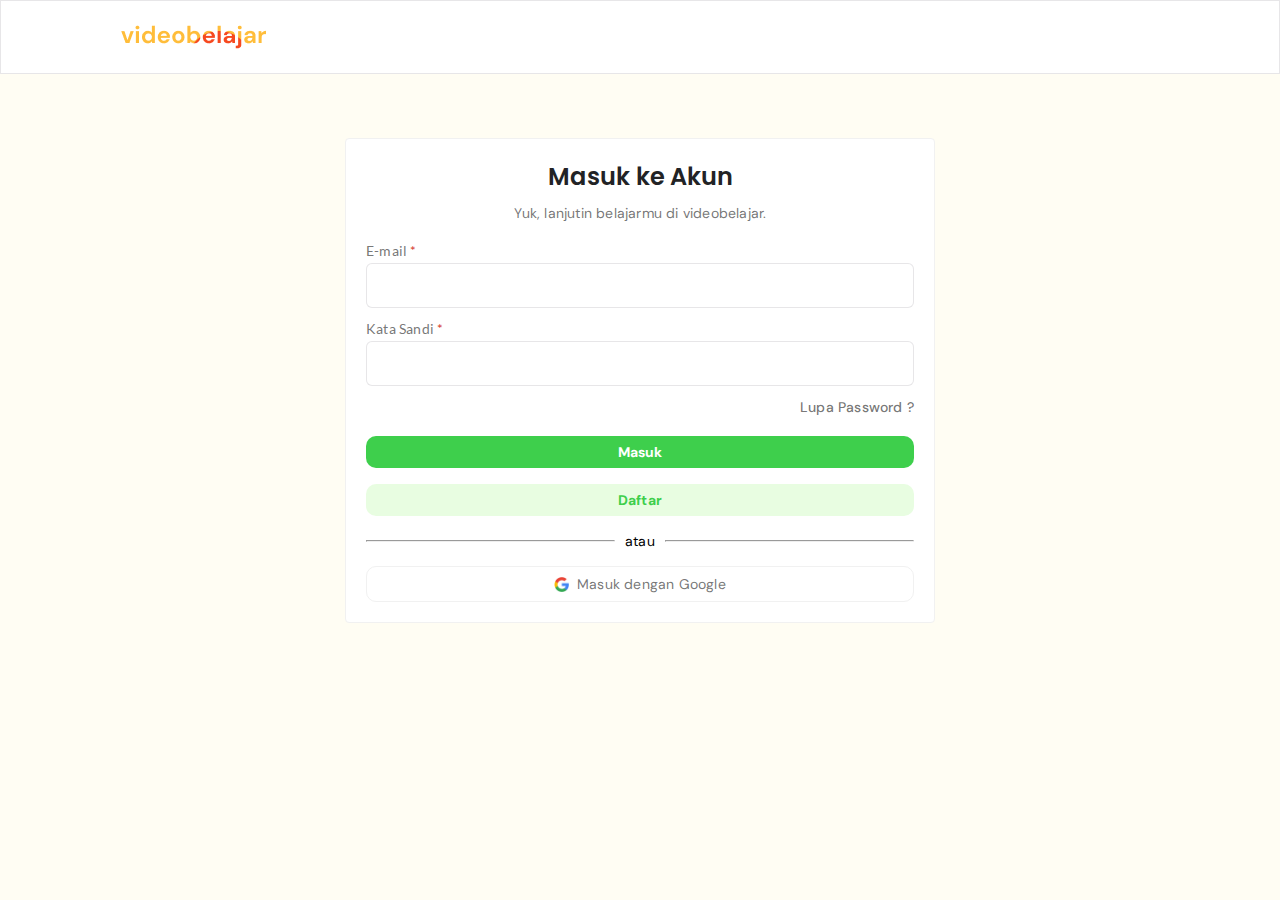
<file: index.html>
<!DOCTYPE html>
<html lang="en">

<head>
    <meta charset="UTF-8">
    <meta name="viewport" content="width=device-width, initial-scale=1.0">
    <title>Login</title>
    <!-- MyStyles -->
    <link rel="stylesheet" href="./assets/css/style.css">

    <!-- FontAwesome -->
    <link rel="stylesheet" href="https://cdnjs.cloudflare.com/ajax/libs/font-awesome/6.7.2/css/all.min.css"
        integrity="sha512-Evv84Mr4kqVGRNSgIGL/F/aIDqQb7xQ2vcrdIwxfjThSH8CSR7PBEakCr51Ck+w+/U6swU2Im1vVX0SVk9ABhg=="
        crossorigin="anonymous" referrerpolicy="no-referrer" />

    <!-- Google Font -->
    <link rel="preconnect" href="https://fonts.googleapis.com">
    <link rel="preconnect" href="https://fonts.gstatic.com" crossorigin>
    <link
        href="https://fonts.googleapis.com/css2?family=DM+Sans:ital,opsz,wght@0,9..40,100..1000;1,9..40,100..1000&family=Poppins:wght@300;400;500;600;700;800&display=swap"
        rel="stylesheet">
</head>

<body>
    <header class="header">
        <nav class="navbar">
            <img src="./assets/img/icon/logo_mobile.png" alt="logo-videobelajar">
        </nav>
    </header>

    <!-- Form Login -->
    <section class="container">
        <form action="./home.html" class="form-user">
            <header>
                <h1>Masuk ke Akun</h1>
                <p>Yuk, lanjutin belajarmu di videobelajar.</p>
            </header>
            <div class="form-input">
                <div>
                    <label for="input-email">E-mail <span>*</span></label>
                    <input type="email" id="input-email" required>
                </div>
                <div>
                    <label for="input-password">Kata Sandi <span>*</span></label>
                    <input type="password" id="input-password" required>
                </div>
                <a href="#" class="">Lupa Password ? </a>
            </div>
            <div class="btn-input">
                <button type="submit" class="btn primary">Masuk</button>
                <a href="./register.html" class="btn primary-100">Daftar</a>
                <div class="divider">
                    <hr>
                    <p>atau</p>
                    <hr>
                </div>
                <button class="btn">
                    <img src="./assets/img/icon/google_icon.png" alt="google-icon">
                    <p>Masuk dengan Google</p>
                </button>
            </div>
        </form>
    </section>
</body>

</html>
</file>
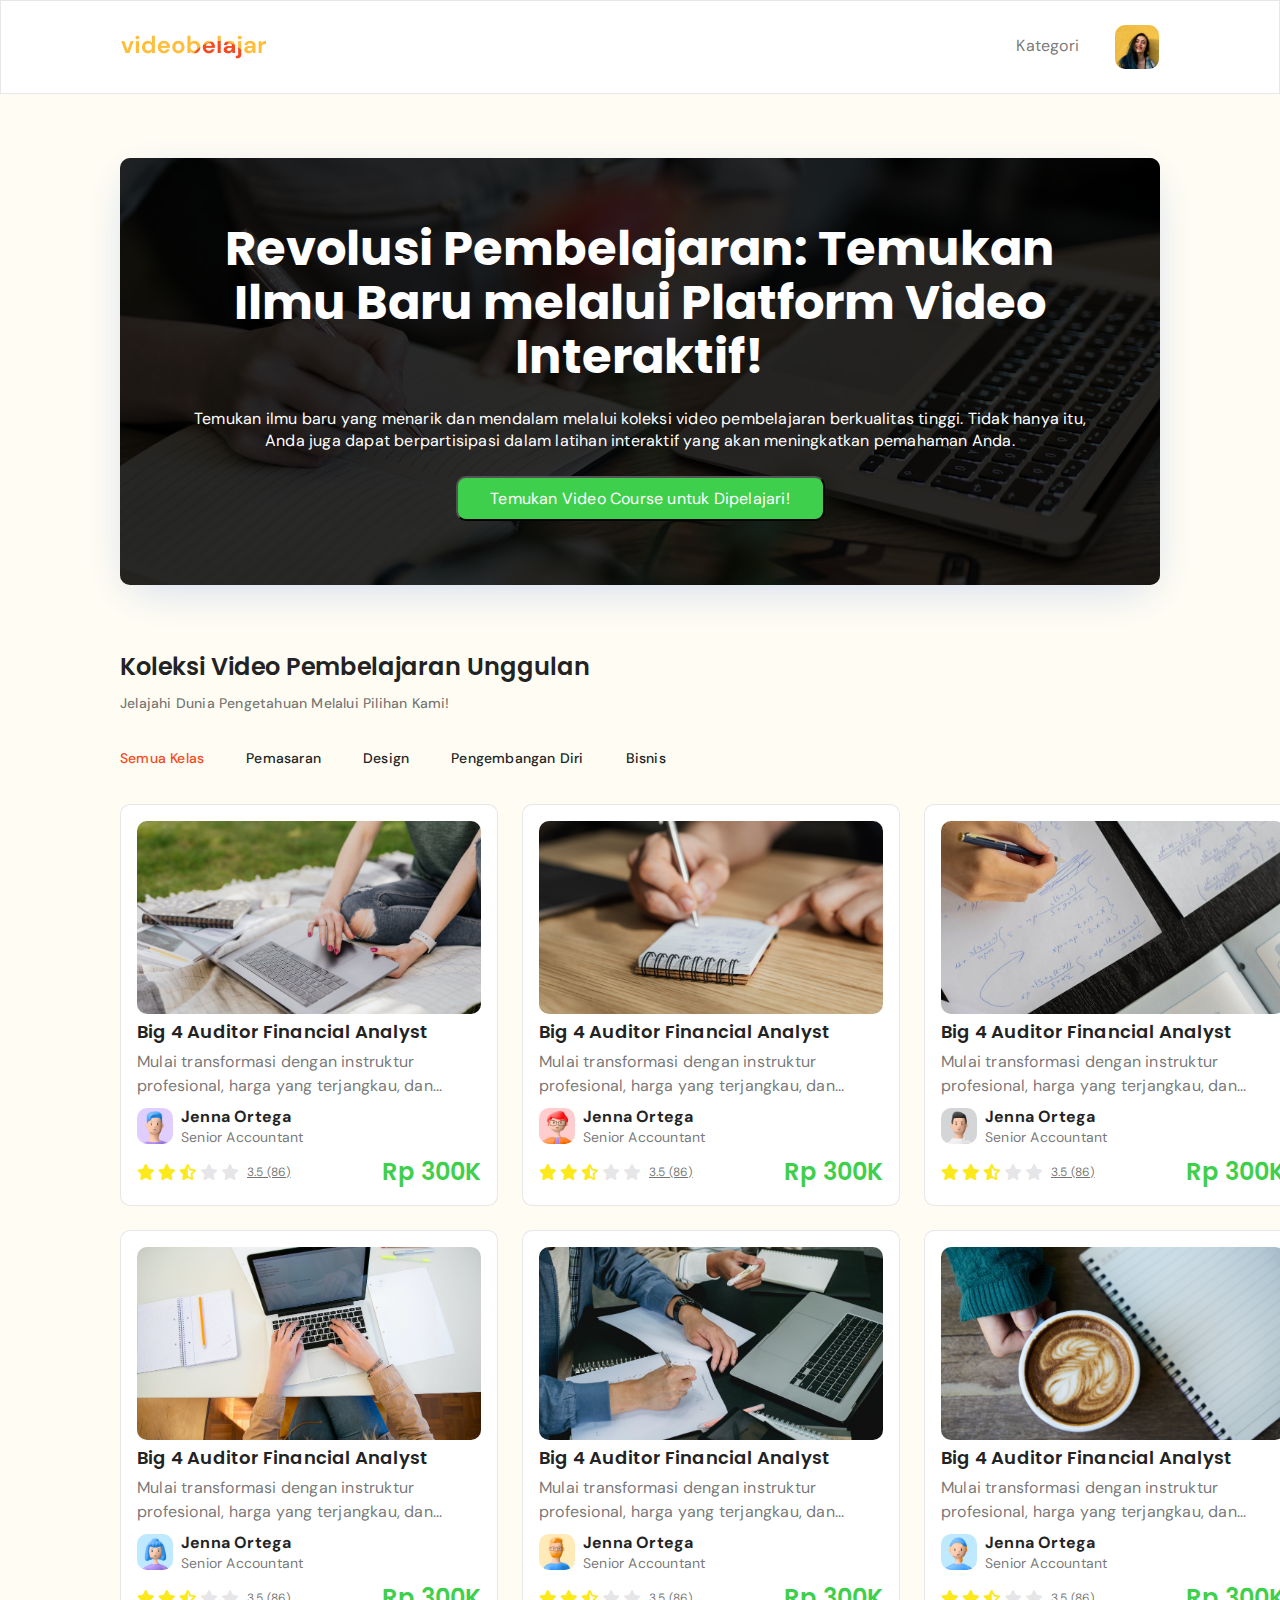
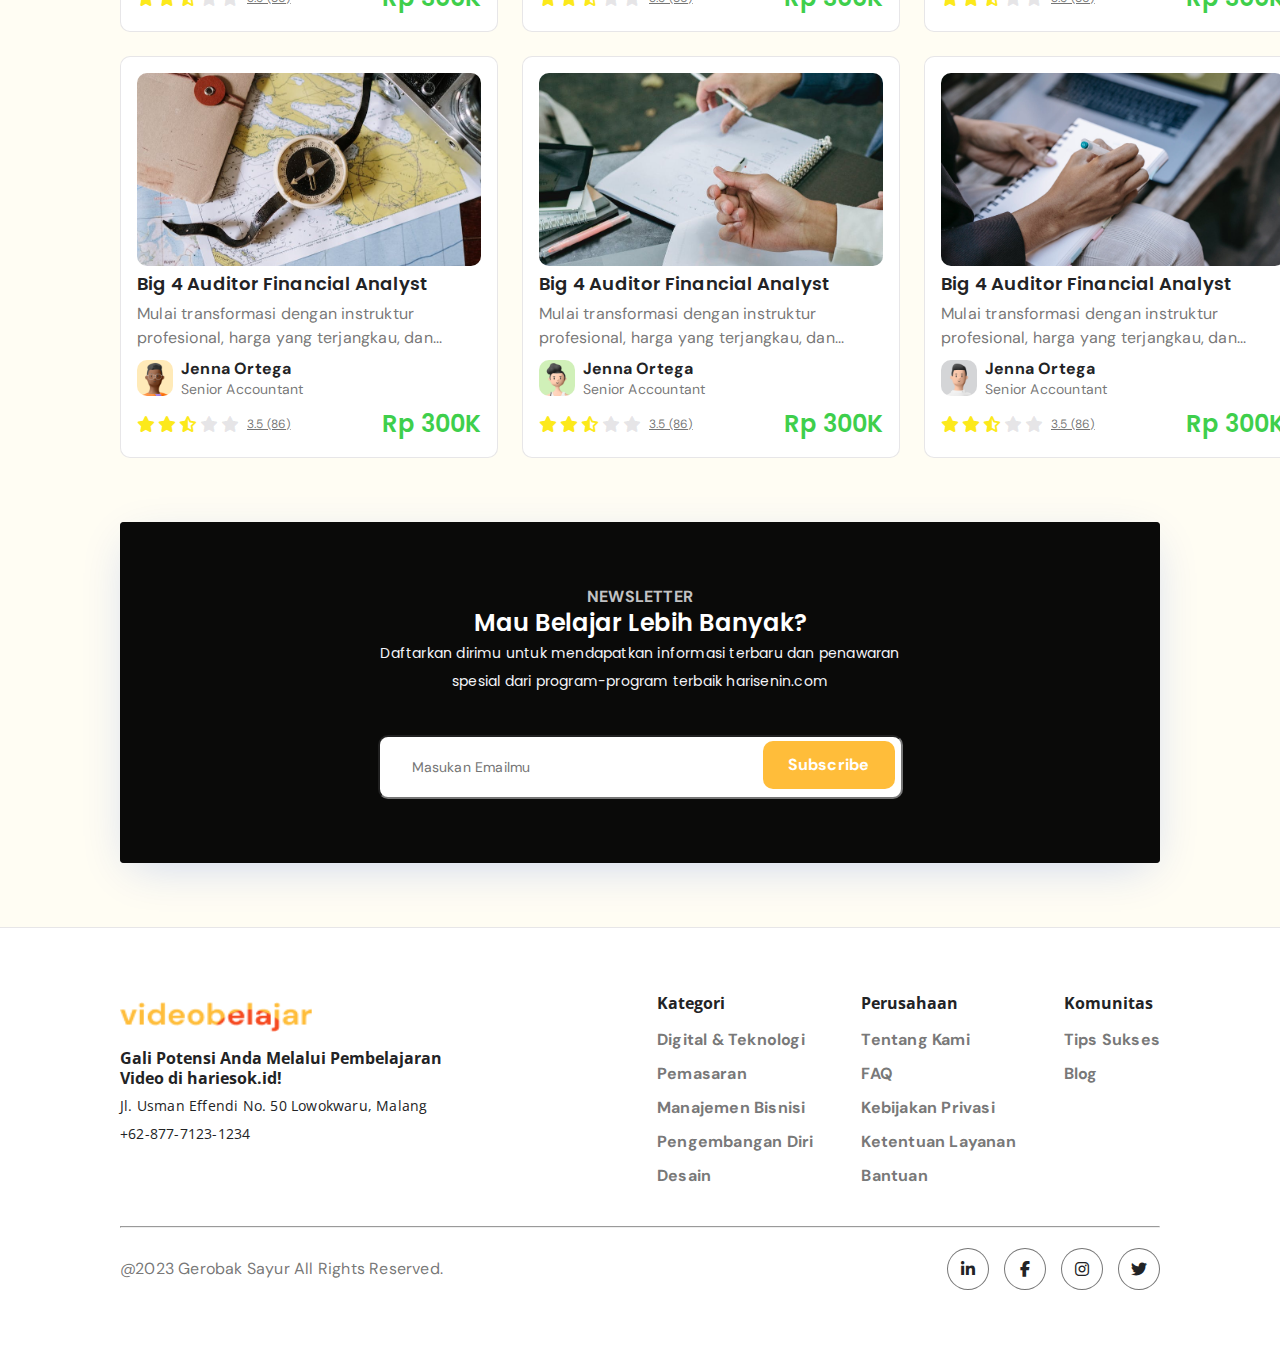
<file: home.html>
<!DOCTYPE html>
<html lang="en">

<head>
    <meta charset="UTF-8">
    <meta name="viewport" content="width=device-width, initial-scale=1.0">
    <title>videobelajar - Beranda</title>
    <link rel="icon" href="" type="">
    <!-- MyStyles -->
    <link rel="stylesheet" href="./assets/css/style.css">

    <!-- FontAwesome -->
    <link rel="stylesheet" href="https://cdnjs.cloudflare.com/ajax/libs/font-awesome/6.7.2/css/all.min.css"
        integrity="sha512-Evv84Mr4kqVGRNSgIGL/F/aIDqQb7xQ2vcrdIwxfjThSH8CSR7PBEakCr51Ck+w+/U6swU2Im1vVX0SVk9ABhg=="
        crossorigin="anonymous" referrerpolicy="no-referrer" />

    <!-- Google Font -->
    <link rel="preconnect" href="https://fonts.googleapis.com">
    <link rel="preconnect" href="https://fonts.gstatic.com" crossorigin>
    <link
        href="https://fonts.googleapis.com/css2?family=DM+Sans:ital,opsz,wght@0,9..40,100..1000;1,9..40,100..1000&family=Open+Sans:ital,wght@0,300..800;1,300..800&family=Poppins:wght@300;400;500;600;700;800&display=swap"
        rel="stylesheet">
</head>

<body>
    <header class="header">
        <nav class="navbar">
            <div class="navbar-left">
                <img src="./assets/img/icon/logo_mobile.png" alt="logo-videobelajar">
                <a href="#"><i class="fa-solid fa-bars"></i></a>
                <a href="#" class="link">Kategori</a>
            </div>
            <div class="navbar-right">
                <div class="img"></div>
            </div>
        </nav>
    </header>

    <div class="container homepage">
        <section class="hero">
            <div>
                <h2 class="hero-title">
                    Revolusi Pembelajaran: Temukan Ilmu Baru melalui Platform Video Interaktif!
                </h2>
                <p class="hero-text">
                    Temukan ilmu baru yang menarik dan mendalam melalui koleksi video pembelajaran berkualitas tinggi.
                    Tidak
                    hanya itu, Anda juga dapat berpartisipasi dalam latihan interaktif yang akan meningkatkan pemahaman
                    Anda.
                </p>
                <button class="btn-cta">
                    Temukan Video Course untuk Dipelajari!
                </button>
            </div>
        </section>
        <section class="courses">
            <header>
                <h1 class="title">
                    Koleksi Video Pembelajaran Unggulan
                </h1>
                <p class="text">Jelajahi Dunia Pengetahuan Melalui Pilihan Kami!</p>
            </header>
            <div class="slider">
                <div class="menus">
                    <div class="menu active">
                        <a href="#" class="title">Semua Kelas</a>
                    </div>
                    <div class="menu">
                        <a href="#" class="title">Pemasaran</a>
                    </div>
                    <div class="menu">
                        <a href="#" class="title">Design</a>
                    </div>
                    <div class="menu">
                        <a href="#" class="title">Pengembangan Diri</a>
                    </div>
                    <div class="menu">
                        <a href="#" class="title">Bisnis</a>
                    </div>
                </div>
            </div>
            <div class="cards">
                <div class="card">
                    <div class="card-content">
                        <img src="./assets/img/course_1.jpg" alt="">
                        <div class="body-content">
                            <h3 class="body-title">
                                Big 4 Auditor Financial Analyst
                            </h3>
                            <p class="body-description">
                                Mulai transformasi dengan instruktur profesional, harga yang terjangkau, dan...
                            </p>
                            <div class="body-mentor">
                                <img src="./assets/img/icon/icon_1.png" alt="">
                                <div class="mentor-role">
                                    <h3>Jenna Ortega</h3>
                                    <p>Senior Accountant</p>
                                </div>
                            </div>
                        </div>
                    </div>
                    <div class="card-price">
                        <div class="card-reviews">
                            <div class="stars">
                                <i class="fa-solid fa-star"></i>
                                <i class="fa-solid fa-star"></i>
                                <i class="fa-solid fa-star-half-stroke"></i>
                                <i class="fa-solid fa-star"></i>
                                <i class="fa-solid fa-star"></i>
                            </div>
                            <div class="review">
                                <p>3.5 (86)</p>
                            </div>
                        </div>
                        <p class="price">Rp 300K</p>
                    </div>
                </div>
                <div class="card">
                    <div class="card-content">
                        <img src="./assets/img/course_2.jpg" alt="">
                        <div class="body-content">
                            <h3 class="body-title">
                                Big 4 Auditor Financial Analyst
                            </h3>
                            <p class="body-description">
                                Mulai transformasi dengan instruktur profesional, harga yang terjangkau, dan...
                            </p>
                            <div class="body-mentor">
                                <img src="./assets/img/icon/icon-2.png" alt="">
                                <div class="mentor-role">
                                    <h3>Jenna Ortega</h3>
                                    <p>Senior Accountant</p>
                                </div>
                            </div>
                        </div>
                    </div>
                    <div class="card-price">
                        <div class="card-reviews">
                            <div class="stars">
                                <i class="fa-solid fa-star"></i>
                                <i class="fa-solid fa-star"></i>
                                <i class="fa-solid fa-star-half-stroke"></i>
                                <i class="fa-solid fa-star"></i>
                                <i class="fa-solid fa-star"></i>
                            </div>
                            <div class="review">
                                <p>3.5 (86)</p>
                            </div>
                        </div>
                        <p class="price">Rp 300K</p>
                    </div>
                </div>
                <div class="card">
                    <div class="card-content">
                        <img src="./assets/img/course_3.jpg" alt="">
                        <div class="body-content">
                            <h3 class="body-title">
                                Big 4 Auditor Financial Analyst
                            </h3>
                            <p class="body-description">
                                Mulai transformasi dengan instruktur profesional, harga yang terjangkau, dan...
                            </p>
                            <div class="body-mentor">
                                <img src="./assets/img/icon/icon_3.png" alt="">
                                <div class="mentor-role">
                                    <h3>Jenna Ortega</h3>
                                    <p>Senior Accountant</p>
                                </div>
                            </div>
                        </div>
                    </div>
                    <div class="card-price">
                        <div class="card-reviews">
                            <div class="stars">
                                <i class="fa-solid fa-star"></i>
                                <i class="fa-solid fa-star"></i>
                                <i class="fa-solid fa-star-half-stroke"></i>
                                <i class="fa-solid fa-star"></i>
                                <i class="fa-solid fa-star"></i>
                            </div>
                            <div class="review">
                                <p>3.5 (86)</p>
                            </div>
                        </div>
                        <p class="price">Rp 300K</p>
                    </div>
                </div>
                <div class="card">
                    <div class="card-content">
                        <img src="./assets/img/course_4.jpg" alt="">
                        <div class="body-content">
                            <h3 class="body-title">
                                Big 4 Auditor Financial Analyst
                            </h3>
                            <p class="body-description">
                                Mulai transformasi dengan instruktur profesional, harga yang terjangkau, dan...
                            </p>
                            <div class="body-mentor">
                                <img src="./assets/img/icon/icon_4.png" alt="">
                                <div class="mentor-role">
                                    <h3>Jenna Ortega</h3>
                                    <p>Senior Accountant</p>
                                </div>
                            </div>
                        </div>
                    </div>
                    <div class="card-price">
                        <div class="card-reviews">
                            <div class="stars">
                                <i class="fa-solid fa-star"></i>
                                <i class="fa-solid fa-star"></i>
                                <i class="fa-solid fa-star-half-stroke"></i>
                                <i class="fa-solid fa-star"></i>
                                <i class="fa-solid fa-star"></i>
                            </div>
                            <div class="review">
                                <p>3.5 (86)</p>
                            </div>
                        </div>
                        <p class="price">Rp 300K</p>
                    </div>
                </div>
                <div class="card">
                    <div class="card-content">
                        <img src="./assets/img/course_5.jpg" alt="">
                        <div class="body-content">
                            <h3 class="body-title">
                                Big 4 Auditor Financial Analyst
                            </h3>
                            <p class="body-description">
                                Mulai transformasi dengan instruktur profesional, harga yang terjangkau, dan...
                            </p>
                            <div class="body-mentor">
                                <img src="./assets/img/icon/icon_5.png" alt="">
                                <div class="mentor-role">
                                    <h3>Jenna Ortega</h3>
                                    <p>Senior Accountant</p>
                                </div>
                            </div>
                        </div>
                    </div>
                    <div class="card-price">
                        <div class="card-reviews">
                            <div class="stars">
                                <i class="fa-solid fa-star"></i>
                                <i class="fa-solid fa-star"></i>
                                <i class="fa-solid fa-star-half-stroke"></i>
                                <i class="fa-solid fa-star"></i>
                                <i class="fa-solid fa-star"></i>
                            </div>
                            <div class="review">
                                <p>3.5 (86)</p>
                            </div>
                        </div>
                        <p class="price">Rp 300K</p>
                    </div>
                </div>
                <div class="card">
                    <div class="card-content">
                        <img src="./assets/img/course_6.jpg" alt="">
                        <div class="body-content">
                            <h3 class="body-title">
                                Big 4 Auditor Financial Analyst
                            </h3>
                            <p class="body-description">
                                Mulai transformasi dengan instruktur profesional, harga yang terjangkau, dan...
                            </p>
                            <div class="body-mentor">
                                <img src="./assets/img/icon/icon_6.png" alt="">
                                <div class="mentor-role">
                                    <h3>Jenna Ortega</h3>
                                    <p>Senior Accountant</p>
                                </div>
                            </div>
                        </div>
                    </div>
                    <div class="card-price">
                        <div class="card-reviews">
                            <div class="stars">
                                <i class="fa-solid fa-star"></i>
                                <i class="fa-solid fa-star"></i>
                                <i class="fa-solid fa-star-half-stroke"></i>
                                <i class="fa-solid fa-star"></i>
                                <i class="fa-solid fa-star"></i>
                            </div>
                            <div class="review">
                                <p>3.5 (86)</p>
                            </div>
                        </div>
                        <p class="price">Rp 300K</p>
                    </div>
                </div>
                <div class="card">
                    <div class="card-content">
                        <img src="./assets/img/course_7.jpg" alt="">
                        <div class="body-content">
                            <h3 class="body-title">
                                Big 4 Auditor Financial Analyst
                            </h3>
                            <p class="body-description">
                                Mulai transformasi dengan instruktur profesional, harga yang terjangkau, dan...
                            </p>
                            <div class="body-mentor">
                                <img src="./assets/img/icon/icon_7.png" alt="">
                                <div class="mentor-role">
                                    <h3>Jenna Ortega</h3>
                                    <p>Senior Accountant</p>
                                </div>
                            </div>
                        </div>
                    </div>
                    <div class="card-price">
                        <div class="card-reviews">
                            <div class="stars">
                                <i class="fa-solid fa-star"></i>
                                <i class="fa-solid fa-star"></i>
                                <i class="fa-solid fa-star-half-stroke"></i>
                                <i class="fa-solid fa-star"></i>
                                <i class="fa-solid fa-star"></i>
                            </div>
                            <div class="review">
                                <p>3.5 (86)</p>
                            </div>
                        </div>
                        <p class="price">Rp 300K</p>
                    </div>
                </div>
                <div class="card">
                    <div class="card-content">
                        <img src="./assets/img/course_8.jpg" alt="">
                        <div class="body-content">
                            <h3 class="body-title">
                                Big 4 Auditor Financial Analyst
                            </h3>
                            <p class="body-description">
                                Mulai transformasi dengan instruktur profesional, harga yang terjangkau, dan...
                            </p>
                            <div class="body-mentor">
                                <img src="./assets/img/icon/icon_8.png" alt="">
                                <div class="mentor-role">
                                    <h3>Jenna Ortega</h3>
                                    <p>Senior Accountant</p>
                                </div>
                            </div>
                        </div>
                    </div>
                    <div class="card-price">
                        <div class="card-reviews">
                            <div class="stars">
                                <i class="fa-solid fa-star"></i>
                                <i class="fa-solid fa-star"></i>
                                <i class="fa-solid fa-star-half-stroke"></i>
                                <i class="fa-solid fa-star"></i>
                                <i class="fa-solid fa-star"></i>
                            </div>
                            <div class="review">
                                <p>3.5 (86)</p>
                            </div>
                        </div>
                        <p class="price">Rp 300K</p>
                    </div>
                </div>
                <div class="card">
                    <div class="card-content">
                        <img src="./assets/img/course_9.jpg" alt="">
                        <div class="body-content">
                            <h3 class="body-title">
                                Big 4 Auditor Financial Analyst
                            </h3>
                            <p class="body-description">
                                Mulai transformasi dengan instruktur profesional, harga yang terjangkau, dan...
                            </p>
                            <div class="body-mentor">
                                <img src="./assets/img/icon/icon_9.png" alt="">
                                <div class="mentor-role">
                                    <h3>Jenna Ortega</h3>
                                    <p>Senior Accountant</p>
                                </div>
                            </div>
                        </div>
                    </div>
                    <div class="card-price">
                        <div class="card-reviews">
                            <div class="stars">
                                <i class="fa-solid fa-star"></i>
                                <i class="fa-solid fa-star"></i>
                                <i class="fa-solid fa-star-half-stroke"></i>
                                <i class="fa-solid fa-star"></i>
                                <i class="fa-solid fa-star"></i>
                            </div>
                            <div class="review">
                                <p>3.5 (86)</p>
                            </div>
                        </div>
                        <p class="price">Rp 300K</p>
                    </div>
                </div>
            </div>
        </section>
        <section class="banner-cta">
            <div>
                <header>
                    <h2>NEWSLETTER</h2>
                    <h1>Mau Belajar Lebih Banyak?</h1>
                    <p>Daftarkan dirimu untuk mendapatkan informasi terbaru dan penawaran spesial dari program-program
                        terbaik harisenin.com
                    </p>
                </header>
                <form action="#" class="form-cta">
                    <input type="email" placeholder="Masukan Emailmu" class="input-email">
                    <button type="submit" class="btn-subs">Subscribe</button>
                </form>
            </div>
        </section>
    </div>

    <footer>
        <header>
            <div class="footer-left">
                <img src="./assets/img/icon/logo_mobile.png" alt="">
                <div class="informasi">
                    <p>Gali Potensi Anda Melalui Pembelajaran Video di hariesok.id!
                    </p>
                    <p>
                        Jl. Usman Effendi No. 50 Lowokwaru, Malang
                    </p>
                    <p>
                        +62-877-7123-1234
                    </p>
                </div>
            </div>
            <div class="link-to">
                <div class="link-to-page">
                    <p>Kategori</p>
                    <i class="fa-solid fa-chevron-right"></i>
                    <a href="#">Digital & Teknologi</a>
                    <a href="#">Pemasaran</a>
                    <a href="#">Manajemen Bisnisi</a>
                    <a href="#">Pengembangan Diri</a>
                    <a href="#">Desain</a>
                </div>
                <div class="link-to-page">
                    <p>Perusahaan</p>
                    <i class="fa-solid fa-chevron-right"></i>
                    <a href="#">Tentang Kami</a>
                    <a href="#">FAQ</a>
                    <a href="#">Kebijakan Privasi</a>
                    <a href="#">Ketentuan Layanan</a>
                    <a href="#">Bantuan</a>
                </div>
                <div class="link-to-page">
                    <p>Komunitas</p>
                    <i class="fa-solid fa-chevron-right"></i>
                    <a href="#">Tips Sukses</a>
                    <a href="#">Blog</a>
                </div>
            </div>
        </header>
        <hr>
        <div class="footer">
            <div class="media-socials">
                <a class="icon">
                    <i class="fa-brands fa-linkedin-in"></i>
                </a>
                <a class="icon">
                    <i class="fa-brands fa-facebook-f"></i>
                </a>
                <a class="icon">
                    <i class="fa-brands fa-instagram"></i>
                </a>
                <a class="icon">
                    <i class="fa-brands fa-twitter"></i>
                </a>
            </div>
            <p>@2023 Gerobak Sayur All Rights Reserved.</p>
        </div>
    </footer>

</body>

</html>
</file>
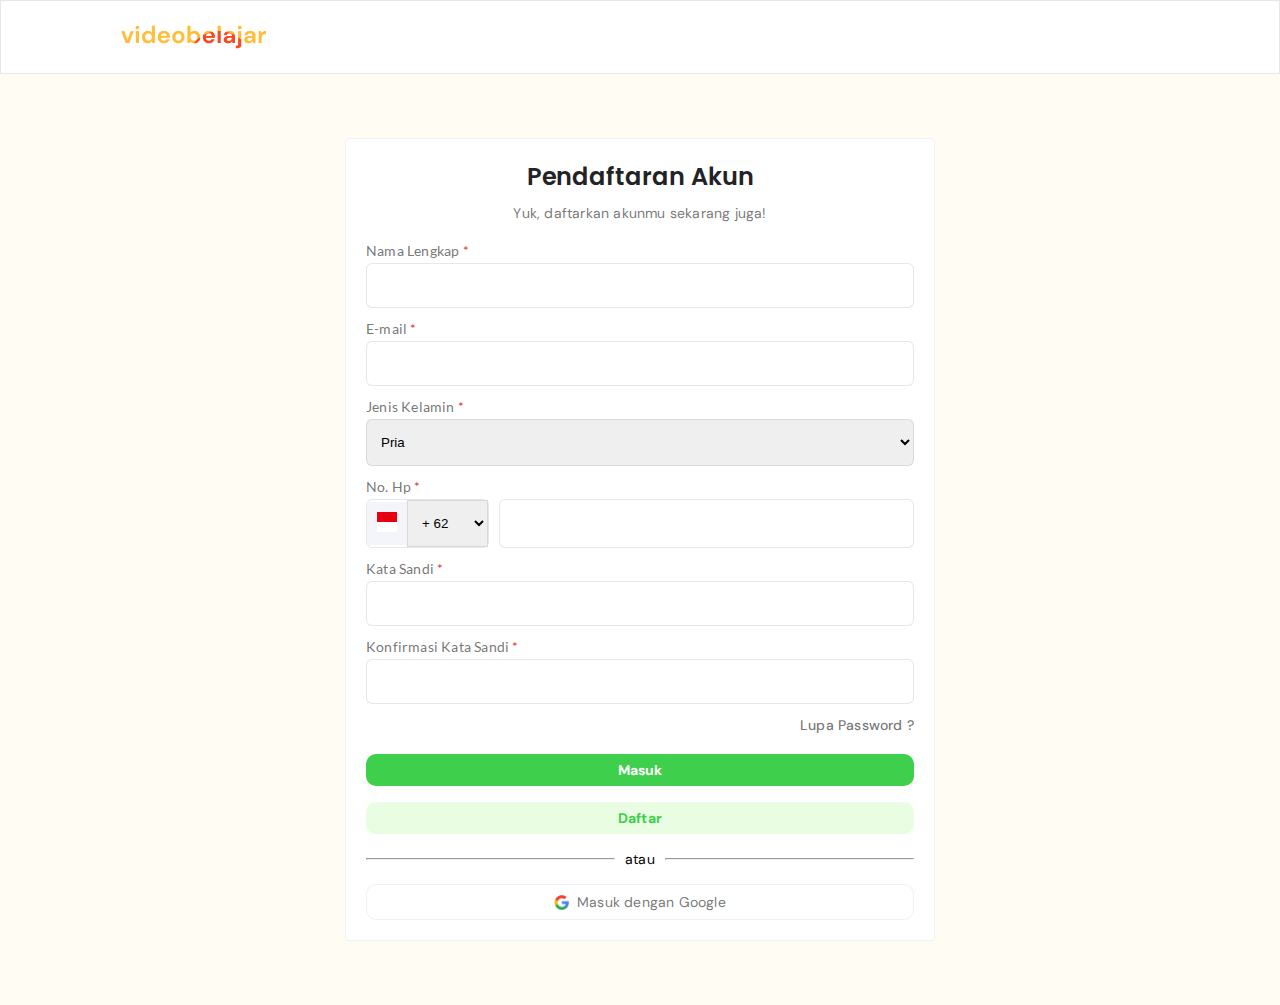
<file: register.html>
<!DOCTYPE html>
<html lang="en">

<head>
    <meta charset="UTF-8">
    <meta name="viewport" content="width=device-width, initial-scale=1.0">
    <title>Register</title>
    <!-- MyStyles -->
    <link rel="stylesheet" href="./assets/css/style.css">

    <!-- FontAwesome -->
    <link rel="stylesheet" href="https://cdnjs.cloudflare.com/ajax/libs/font-awesome/6.7.2/css/all.min.css"
        integrity="sha512-Evv84Mr4kqVGRNSgIGL/F/aIDqQb7xQ2vcrdIwxfjThSH8CSR7PBEakCr51Ck+w+/U6swU2Im1vVX0SVk9ABhg=="
        crossorigin="anonymous" referrerpolicy="no-referrer" />

    <!-- Google Font -->
    <link rel="preconnect" href="https://fonts.googleapis.com">
    <link rel="preconnect" href="https://fonts.gstatic.com" crossorigin>
    <link
        href="https://fonts.googleapis.com/css2?family=DM+Sans:ital,opsz,wght@0,9..40,100..1000;1,9..40,100..1000&family=Poppins:wght@300;400;500;600;700;800&display=swap"
        rel="stylesheet">


</head>

<body>
    <header class="header">
        <nav class="navbar">
            <img src="./assets/img/icon/logo_mobile.png" alt="logo-videobelajar">
            <a href="#"><i class="fa-solid fa-bars"></i></a>
        </nav>
    </header>

    <!-- Form Login -->
    <section class="container">
        <form action="./index.html" class="form-user">
            <header>
                <h1>Pendaftaran Akun</h1>
                <p>Yuk, daftarkan akunmu sekarang juga!</p>
            </header>
            <div class="form-input">
                <div>
                    <label for="text-name">Nama Lengkap <span>*</span></label>
                    <input type="text" id="input-name" required>
                </div>
                <div>
                    <label for="text-email">E-mail <span>*</span></label>
                    <input type="email" id="input-email" required>
                </div>
                <div>
                    <label for="text-gender">Jenis Kelamin <span>*</span></label>
                    <select name="" id="text-gender" required>
                        <option value="Pria">Pria</option>
                        <option value="Wanita">Wanita</option>
                    </select>
                </div>
                <div>
                    <label for="text-telp">No. Hp <span>*</span></label>
                    <div class="input-telp">
                        <div class="input-region">
                            <div class="input-country">
                                <img src="./assets/img/indonesia.png" alt="" width="20px">
                            </div>
                            <select class="input-select-code-country">
                                <option value="">+ 62</option>
                                <option value="">+ 63</option>
                                <option value="">+ 64</option>
                            </select>
                        </div>
                        <input type="number" class="input-number">
                    </div>
                </div>
                <div>
                    <label for="input-password">Kata Sandi <span>*</span></label>
                    <input type="password" id="input-password" required>
                </div>
                <div>
                    <label for="input-repassword">Konfirmasi Kata Sandi <span>*</span></label>
                    <input type="password" id="input-repassword" required>
                </div>
                <a href="#" class="">Lupa Password ? </a>
            </div>
            <div class="btn-input">
                <a href="./index.html" class="btn primary">Masuk</a>
                <button type="submit" class="btn primary-100">Daftar</button>
                <div class="divider">
                    <hr>
                    <p>atau</p>
                    <hr>
                </div>
                <button class="btn">
                    <img src="./assets/img/icon/google_icon.png" alt="google-icon">
                    <p>Masuk dengan Google</p>
                </button>
            </div>
        </form>
    </section>
</body>

</html>
</file>
<file: assets/css/style.css>
* {
    padding: 0;
    margin: 0;
    box-sizing: border-box;
}

:root {
    /* Style Colors */
    /* Main */
    --primary: rgba(62, 207, 76, 1);
    --secondary: rgba(255, 189, 58, 1);
    --Tertiary: rgba(246, 73, 32, 1);

    /* Text (Dark) */
    --text-dark-primary: rgba(34, 35, 37, 1);
    --text-dark-secondary: rgba(51, 51, 51, 0.68);
    --text-dark-disabled: rgba(58, 53, 65, 0.38);

    /* Text (Light) */
    --text-light-primary: rgba(255, 255, 255, 1);
    --text-light-secondary: rgba(193, 194, 196, 1);
    --text-light-disabled: rgba(157, 158, 161, 1);

    /* Others */
    --primary-bg: rgba(255, 255, 255, 1);
    --base-bg: rgba(244, 245, 250, 1);
    --secondary-bg: rgba(249, 250, 252, 1);
    --border-color: rgba(58, 53, 65, 0.12);
}

@font-face {
    font-family: "Lato";
    src: url('../fonts/Lato-Regular.ttf') format('truetype'),
        url('../fonts/Lato-Bold.ttf') format('truetype');
}

body {
    font-family: "Lato", serif, Helvetica;
    background-color: rgba(255, 253, 243, 1);
}

/* Login & Register */

.header {
    box-shadow: 0 0 1px rgba(62, 67, 74, 0.31);
}

.navbar {
    background-color: var(--text-light-primary);
    display: flex;
    justify-content: space-between;
    padding: 16px 24px;
    border: 1px 0 1px rgba(241, 241, 241, 1);
    box-shadow: 4px 8px 12px rgba(62, 67, 74, 0.15);
}

.navbar .fa-bars {
    text-decoration: none;
    color: var(--secondary);
}

.navbar-left .link {
    display: none;
}

.navbar-left {
    display: flex;
    justify-content: space-between;
    flex: 2;
}

.navbar-right {
    display: none;
}

.container {
    padding: 28px 20px;
    display: flex;
    flex-direction: column;
    gap: 24px;
}

.form-user {
    display: flex;
    flex-direction: column;
    gap: 20px;
    padding: 20px;
    background-color: var(--primary-bg);
    border: 1px solid rgba(241, 241, 241, 1);
    border-radius: 4px;
}

.form-user header {
    display: flex;
    flex-direction: column;
    gap: 10px;
    text-align: center;
}

.form-user header h1 {
    font-family: "Poppins", serif;
    font-weight: 600;
    font-size: 24px;
    color: var(--text-dark-primary);
}

.form-user header p {
    font-family: "DM Sans", serif;
    font-weight: 400;
    font-size: 14px;
    letter-spacing: .2px;
    color: var(--text-dark-secondary);
}

.form-input {
    display: flex;
    flex-direction: column;
    gap: 12px;
}

.form-input label {
    color: var(--text-dark-secondary);
    font-size: 14px;
    font-weight: 400;
    letter-spacing: .2px;
    padding: 0 16px 4px 0;
    display: block;
}

.form-input input,
select {
    width: 100%;
    padding: 14px 10px;
    border-radius: 6px;
    border: 1px solid rgba(58, 53, 65, 0.12);
}

.form-input label span {
    color: rgba(211, 46, 31, 1);
}

.form-input a {
    text-align: end;
    font-family: "DM Sans", serif;
    font-size: 14px;
    font-weight: 500;
    letter-spacing: .2px;
    color: var(--text-dark-secondary);
    text-decoration: none;
}


.input-telp {
    display: flex;
    gap: 10px;
}

.input-region {
    display: flex;
    align-items: center;
    width: 80%;
    border: 1px solid rgba(58, 53, 65, 0.12);
    border-radius: 6px;
}

.input-country {
    padding: 10px;
    background-color: rgba(244, 245, 250, 1);
}

.input-select-code-country {
    border-radius: 0px !important;
}

.btn-input {
    display: flex;
    flex-direction: column;
    gap: 16px;
}

.btn-input .btn {
    background-color: rgba(62, 207, 76, 1);
    padding: 7px 22px;
    border-radius: 10px;
    font-size: 14px;
    letter-spacing: .2px;
    font-weight: 700;
    font-family: "DM Sans", serif;
    color: var(--text-light-primary);
    border: none;
    cursor: pointer;
    text-align: center;
    text-decoration: none;
}

.btn-input .btn:nth-child(2) {
    background-color: rgba(226, 252, 217, 0.8);
    color: rgba(62, 207, 76, 1);
}

.btn-input .btn:nth-child(4) {
    display: flex;
    padding: 8px 26px;
    gap: 8px;
    justify-content: center;
    align-items: center;
    background-color: var(--primary-bg);
    color: var(--text-dark-secondary);
    border: 1px solid rgba(241, 241, 241, 1);
}

.btn-input .btn:nth-child(4) img {
    width: 15px;
}

.btn-input .divider {
    display: flex;
    justify-content: center;
    align-items: center;
    gap: 10px;
}

.btn-input .divider hr {
    width: 100%;
}

.btn-input p {
    font-family: "DM Sans", serif;
    font-weight: 400;
    font-size: 14px;
    letter-spacing: .2px;
    text-align: center;
}

/* Homepage */
.hero,
.banner-cta {
    text-align: center;
    background-repeat: no-repeat;
    background-size: cover;
    background-position-x: -115px;
    background-color: rgba(0, 0, 0, 0.8);
}

.hero {
    border-radius: 10px;
    background-image: url('../img/banner_1.jpg');
    background-repeat: no-repeat;
    background-size: cover;
    background-attachment: fixed;
    background-position: center center;
}

.banner-cta {
    border-radius: 4px;
    background-image: url('../img/banner_2.jpg');
    background-repeat: no-repeat;
    background-size: cover;
    background-attachment: fixed;
    background-position: center center;
}

.hero div,
.banner-cta div {
    display: flex;
    flex-direction: column;
    padding: 64px 34px;
    background-color: rgba(0, 0, 0, 0.8);
    box-shadow: 0 12px 45px -10px rgba(0, 59, 222, 0.2);
}

.hero div {
    border-radius: 10px;
    gap: 24px;
}

.banner-cta div {
    border-radius: 4px;
    gap: 40px;
}

.hero .hero-title {
    font-family: "Poppins", serif;
    font-size: 24px;
    line-height: 28px;
    font-weight: 700;
    color: var(--text-light-primary);
}

.hero .hero-text {
    font-family: "DM Sans", serif;
    font-size: 14px;
    font-weight: 400;
    line-height: 22px;
    letter-spacing: .2px;
    color: var(--text-light-primary);
}

.hero .btn-cta {
    padding: 10px 0px;
    font-family: "DM Sans", serif;
    font-size: 12px;
    font-weight: 400px;
    letter-spacing: .2px;
    border-radius: 10px;
    background-color: rgba(62, 207, 76, 1);
    color: var(--text-light-primary);
    color: var(--text-light-primary);
}

.courses {
    display: flex;
    flex-direction: column;
    gap: 24px;
}

.courses header {
    display: flex;
    flex-direction: column;
    gap: 10px;
}

.courses .title {
    font-family: "Poppins", serif;
    font-weight: 600;
    font-size: 24px;
    color: var(--text-dark-primary);
}

.courses .text {
    font-family: "DM Sans", serif;
    font-weight: 500;
    font-size: 14px;
    letter-spacing: .2px;
    color: var(--text-dark-secondary);
}

.menus {
    width: fit-content;
    display: flex;
    justify-content: center;
    align-items: center;
    gap: 6px;
}

.menu {
    width: max-content;
    height: 44px;
    display: flex;
    justify-content: center;
    align-items: center;
    padding: 12px 36px 12px 0;
}

.menus hr {
    display: none;
}

.menu .title {
    font-family: "DM Sans", serif;
    font-size: 14px;
    font-weight: 500;
    letter-spacing: .2px;
    text-decoration: none;
}

.menu:nth-child(1) .title {
    color: rgba(246, 73, 32, 1);
}

.courses .slider {
    width: 100%;
    height: fit-content;
    overflow: auto;
}

.courses .slider::-webkit-scrollbar {
    width: 80px;
    height: 5px;
}

.courses .slider::-webkit-scrollbar-thumb {
    background-color: rgba(246, 73, 32, 1);
    border-radius: 10px;
}

.courses .slider::-webkit-scrollbar-track {
    background-color: rgba(244, 244, 244, .2);
}

.cards {
    display: flex;
    flex-direction: column;
    gap: 20px;
}

.card {
    display: flex;
    flex-direction: column;
    gap: 8px;
    padding: 16px;
    background-color: var(--primary-bg);
    border: 1px solid rgba(58, 53, 65, 0.12);
    border-radius: 10px;
}

.card .card-content {
    display: flex;
    justify-content: space-between;
    align-items: center;
    gap: 8px;
}

.card .card-content img {
    width: 92px;
    height: 92px;
    border-radius: 10px;
    object-fit: cover;
}

.card .card-content .body-title {
    margin-right: 12px;
    width: 194px;
    font-size: 16px;
    font-weight: 600;
    font-family: "Poppins", serif;
    line-height: 20px;
    color: var(--text-dark-primary);
    letter-spacing: .2px;
}

.card .card-content .body-description {
    display: none;
}

.card .card-content .body-mentor {
    display: flex;
    gap: 8px;
    align-items: center;
}

.card .card-content .body-mentor img {
    width: 36px;
    height: 36px;
    border-radius: 10px;
    object-fit: cover;
}

.card .body-content {
    display: flex;
    flex-direction: column;
    justify-content: space-between;
    gap: 8px;
}

.card-content .body-mentor h3 {
    font-family: "DM Sans", serif;
    font-size: 14px;
    line-height: 22px;
    letter-spacing: .2px;
    color: var(--text-dark-primary);
}

.card-content .body-mentor p {
    font-family: "DM Sans", serif;
    font-size: 12px;
    font-weight: 400;
    letter-spacing: .2px;
    color: var(--text-dark-secondary);
}

.card .card-price {
    display: flex;
    justify-content: space-between;
}

.card .card-price .card-reviews {
    display: flex;
    align-items: center;
    gap: 8px;
}

.stars i {
    width: 18px;
    color: rgba(252, 233, 27, 1);
    border: none;
}

.stars i:nth-child(4),
.stars i:nth-child(5) {
    width: 18px;
    color: rgba(58, 53, 65, 0.12);
    border: none;
}

.card-price .review {
    font-family: "DM Sans", serif;
    font-size: 12px;
    letter-spacing: .2px;
    text-decoration: underline;
    color: rgba(51, 51, 51, 0.68);
}

.card-price .price {
    font-family: "Poppins", serif;
    font-size: 20px;
    font-weight: 600;
    color: rgba(62, 207, 76, 1);
}

.banner-cta {
    text-align: center;
}

.banner-cta header {
    display: flex;
    flex-direction: column;
    gap: 4px;
}

.banner-cta h2 {
    font-family: "DM Sans", serif;
    font-size: 16px;
    color: var(--text-light-secondary);
    letter-spacing: .2px;
}

.banner-cta h1 {
    font-family: "Poppins", serif;
    font-size: 24px;
    font-weight: 600;
    line-height: 24px;
    color: var(--text-light-primary);
}

.banner-cta p {
    font-family: "Poppins", serif;
    font-size: 14px;
    font-weight: 400;
    line-height: 28px;
    letter-spacing: .2px;
    color: var(--base-bg);
}

.banner-cta .form-cta {
    display: flex;
    flex-direction: column;
    gap: 16px;
}

.form-cta .input-email {
    text-align: center;
    border-radius: 10px;
    padding: 10px 8px 10px 12px;
    background-color: var(--primary-bg);
    font-family: "DM Sans", serif;
    font-size: 14px;
    font-weight: 400;
    line-height: 28px;
    letter-spacing: .2px;
    color: var(--text-dark-secondary);
}

.form-cta .btn-subs {
    background-color: rgba(255, 189, 58, 1);
    border-radius: 10px;
    font-family: "DM Sans", serif;
    font-size: 14px;
    font-weight: 700;
    line-height: 28px;
    letter-spacing: .2px;
    color: var(--text-light-primary);
    padding: 10px 26px;
}

footer {
    display: flex;
    flex-direction: column;
    gap: 16px;
    background-color: var(--primary-bg);
    padding: 20px;
    border-top: 1px solid rgba(58, 53, 65, 0.12);
}

footer header {
    display: flex;
    flex-direction: column;
    gap: 16px;
}

footer header .footer-left {
    display: flex;
    flex-direction: column;
    gap: 16px;
}

header .informasi {
    display: flex;
    flex-direction: column;
    gap: 8px;
}

header .link-to {
    display: flex;
    flex-direction: column;
    gap: 12px;
}

header .link-to-page a {
    display: none;
}


footer header .footer-left img {
    width: 161px;
    height: 25px;
}

footer .informasi p:nth-child(1) {
    font-size: 16px;
    font-weight: 700;
    font-family: "Open Sans", serif;
    line-height: 20px;
    color: var(--text-dark-primary);
}

footer .informasi p:nth-child(2),
footer .informasi p:nth-child(3) {
    font-size: 14px;
    font-weight: 400;
    font-family: "Open Sans", serif;
    line-height: 20px;
    letter-spacing: .2px;
    color: var(--text-dark-primary);
}


footer .link-to div {
    display: flex;
    justify-content: space-between;
    align-items: center;
    font-family: "Open Sans", serif;
    font-size: 16px;
    font-weight: 700;
}

footer .link-to div p {
    color: var(--text-dark-primary);
}

footer .link-to div i {
    color: rgba(58, 53, 65, 0.54);
}

footer hr {
    color: rgba(58, 53, 65, 0.12);
}

.footer {
    display: flex;
    flex-direction: column;
    gap: 12px;
}

.footer .media-socials {
    display: flex;
    gap: 15px;
    align-items: center;
}

.media-socials .icon {
    display: flex;
    justify-content: center;
    align-items: center;
    padding: 20px;
    width: 35px;
    height: 35px;
    border: 1.5px solid var(--text-dark-secondary);
    background-color: rgba(255, 255, 255, 1);
    border-radius: 100px;
}

.media-socials .icon i {
    color: var(--text-dark-primary);
}

.footer p {
    font-family: "DM Sans", serif;
    font-size: 16px;
    line-height: 20px;
    letter-spacing: .2px;
    color: var(--text-dark-secondary);
}



@media screen and (min-width: 1200px) {

    .header {
        box-shadow: 0 0 0 transparent;
    }

    .navbar {
        display: flex;
        justify-content: space-between;
        align-items: center;
        padding: 24px 120px;
        border: 1px solid rgba(58, 53, 65, 0.12);
        box-shadow: 0 0 0 transparent;
        gap: 36px;
    }

    .navbar .navbar-left {
        display: flex;
        flex: 2;
        justify-content: space-between;
    }

    .navbar-left .link {
        display: inline-block;
        text-decoration: none;
        color: var(--text-dark-secondary);
        font-family: "DM Sans", serif;
        font-size: 16px;
        letter-spacing: .2px;
    }

    .navbar .navbar-right {
        display: flex;
        align-items: center;
    }

    .navbar .fa-bars {
        display: none;
    }

    .navbar-right .img {
        width: 44px;
        height: 44px;
        border-radius: 10px;
        background-size: cover;
        background-image: url("../img/icon/jess-icon.png");
    }

    .container {
        display: flex;
        flex-direction: column;
        gap: 64px;
        padding: 64px 120px 64px 120px;
    }

    .form-user {
        width: 590px;
        margin: 0 auto;
        display: flex;
        flex-direction: column;
        gap: 20px;
        padding: 20px;
        background-color: var(--primary-bg);
        border: 1px solid rgba(241, 241, 241, 1);
        border-radius: 4px;
    }

    .input-region {
        width: 30%;
    }

    .hero h2,
    .hero p,
    .hero .btn-cta {
        width: 920px;
        margin: 0 auto;
    }

    .hero .hero-title {
        font-size: 48px;
        line-height: 54px;
    }

    .hero .hero-text {
        font-size: 16px;
    }

    .hero .btn-cta {
        width: 369px;
        font-size: 16px;
        padding: 10px 26px;
    }

    .menus .menu {
        display: flex;
        flex-direction: column;
    }

    .menus hr {
        display: block;
        margin-top: 5px;
    }

    .menus hr.active {
        width: 40px;
        border: 2px solid rgba(246, 73, 32, 1);
        border-radius: 50px;
        align-self: flex-start;
    }

    .cards {
        display: grid;
        grid-template-columns: repeat(3, 1fr);
        gap: 24px;
    }

    .cards .card .card-content {
        flex-direction: column;
        flex: 1;
        align-items: start;
    }

    .card .card-content img {
        width: 344px;
        height: 193px;
    }

    .card .body-content {
        width: 100%;
        justify-content: start;
    }

    .card .card-content .body-title {
        margin-right: 0px;
        width: 100%;
        font-size: 18px;
    }

    .card .card-content .body-description {
        display: inline-block;
        font-family: "DM Sans", serif;
        font-size: 16px;
        line-height: 24px;
        letter-spacing: .2px;
        color: var(--text-dark-secondary);
    }

    .card-content .body-mentor h3 {
        font-size: 16px;
    }

    .card-content .body-mentor p {
        font-size: 14px;
    }

    .card-price .price {
        font-size: 24px;
    }

    .banner-cta div {
        gap: 40px;
    }

    .banner-cta header {
        width: 525px;
        margin: 0 auto;
        gap: 4px;
    }

    .banner-cta .form-cta {
        width: 525px;
        margin: 0 auto;
    }

    .form-cta {
        position: relative;
    }

    .form-cta .input-email {
        text-align: start;
        padding: 16px 16px 16px 32px;
    }

    .form-cta .btn-subs {
        display: flex;
        flex-direction: column;
        align-items: center;
        width: 132px;
        padding: 10px 26px;
        font-size: 16px;
        position: absolute;
        top: 6px;
        right: 8px;
        border: none;
    }

    footer {
        padding: 64px 120px 64px 120px;
        gap: 20px;
    }

    footer header .footer-left img {
        width: 193px;
        height: 30px;
        margin-top: 10px;
    }

    footer header {
        display: flex;
        flex-direction: row;
        justify-content: space-between;
        margin-bottom: 20px;
    }

    .footer-left {
        width: 352px;
    }

    header .link-to {
        display: flex;
        flex-direction: row;
        gap: 48px;
        align-items: start;
    }

    header .link-to-page {
        display: flex;
        flex-direction: column;
        gap: 13px;
    }

    header .link-to-page p {
        align-self: flex-start;
        font-size: 16px;
        margin-bottom: 2px;
    }

    header .link-to-page a {
        display: inline;
        align-self: flex-start;
        font-family: "DM Sans", serif;
        font-size: 16px;
        letter-spacing: .2px;
        color: var(--text-dark-secondary);
        text-decoration: none;
    }

    footer .link-to div i {
        display: none;
    }

    .footer {
        display: flex;
        flex-direction: row;
        justify-content: space-between;
        align-items: center;
    }

    .footer .media-socials {
        order: 2;
    }

    .footer p {
        order: 1;
    }
}
</file>
